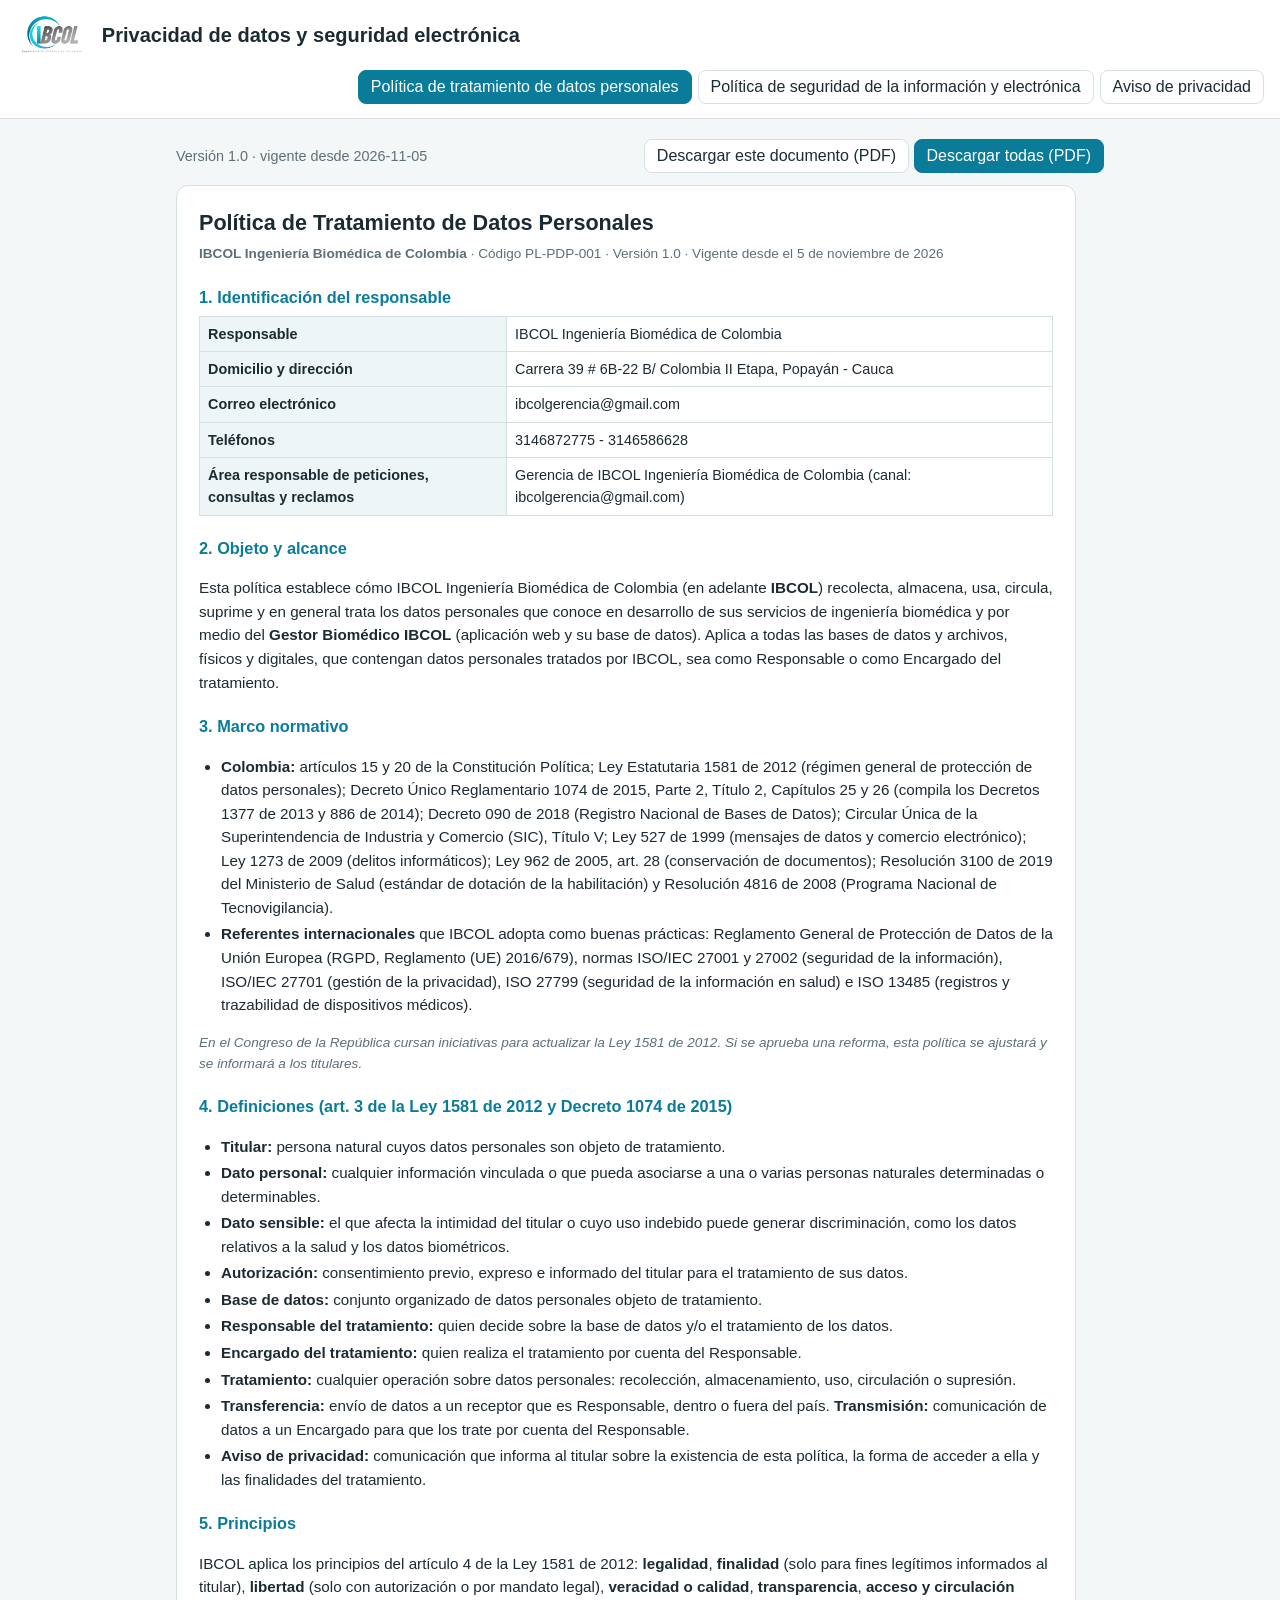
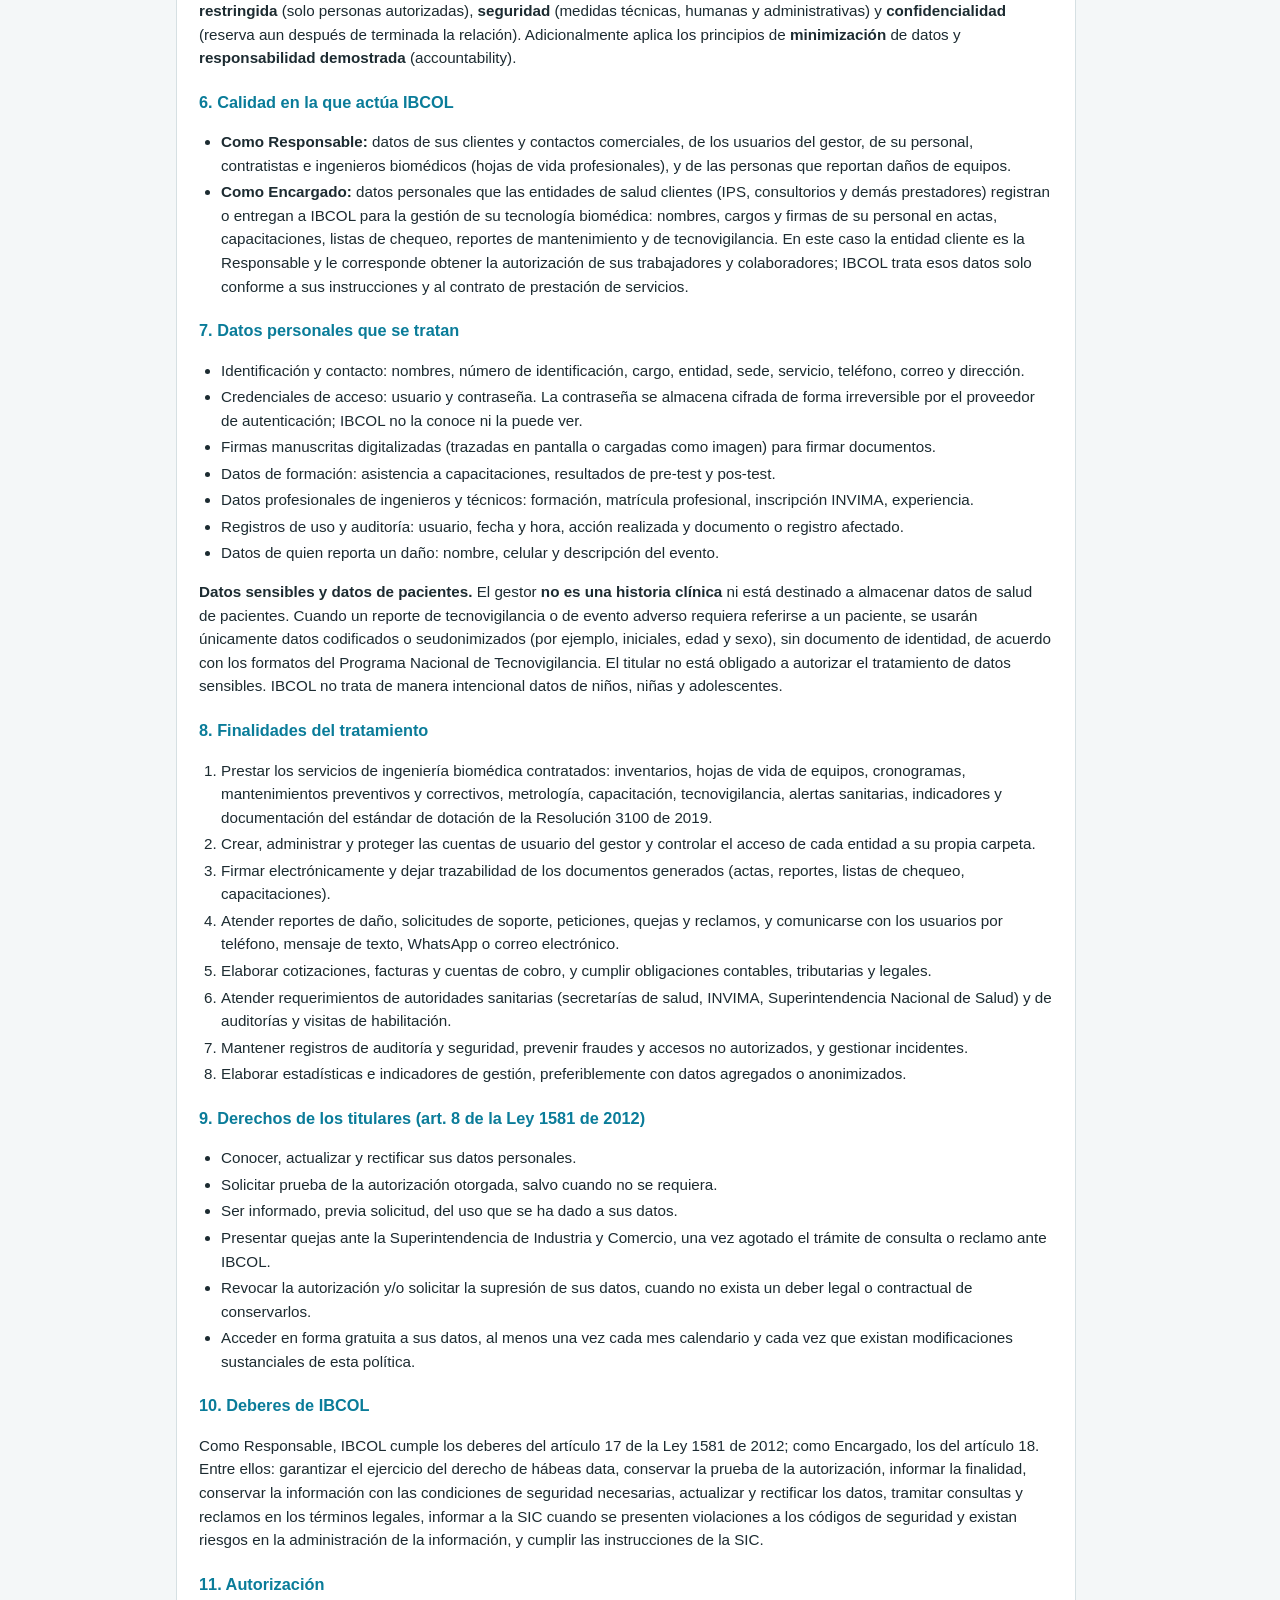
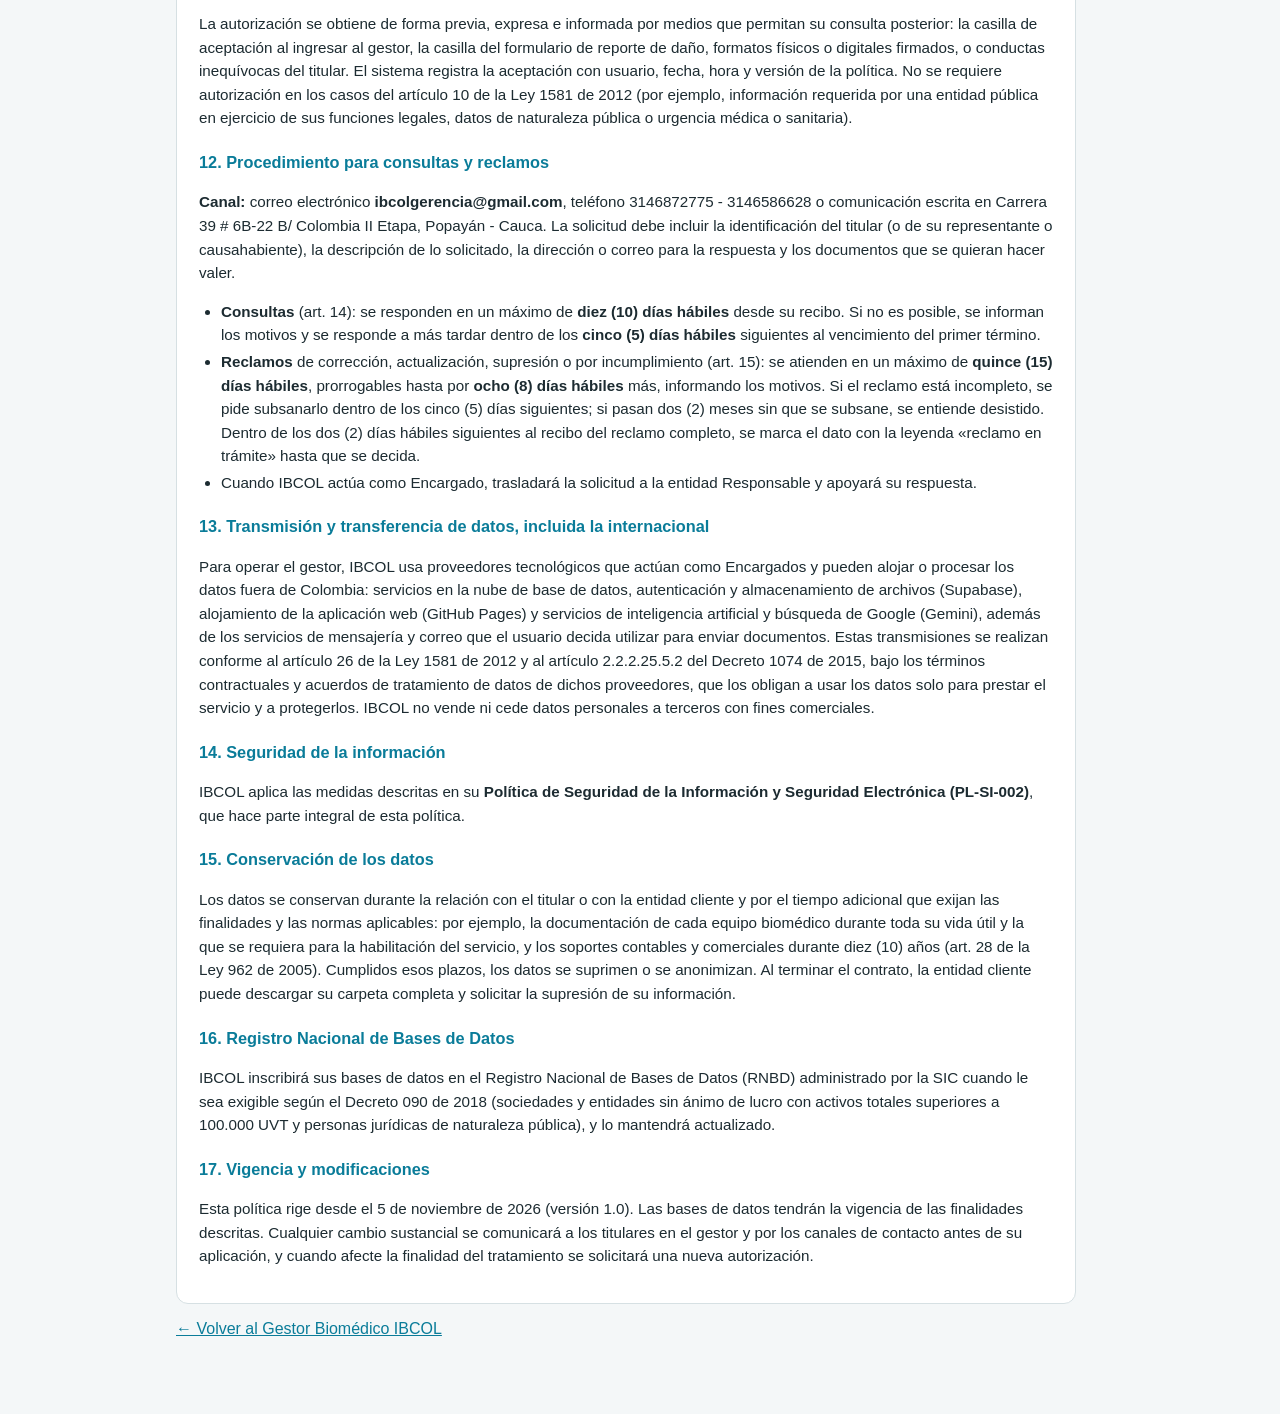
<file: politicas.html>
<!doctype html>
<html lang="es">
<head>
<meta charset="utf-8">
<meta name="viewport" content="width=device-width, initial-scale=1">
<meta http-equiv="Content-Security-Policy" content="default-src 'self'; script-src 'self' 'unsafe-inline' https://cdn.jsdelivr.net https://unpkg.com https://cdnjs.cloudflare.com; style-src 'self' 'unsafe-inline' https://fonts.googleapis.com; font-src 'self' data: https://fonts.gstatic.com; img-src 'self' data: blob: https:; connect-src 'self' data: blob: https://gestor-ibcol-archivos.ibcolgerencia.workers.dev https://*.supabase.co wss://*.supabase.co https://cdn.jsdelivr.net https://unpkg.com https://cdnjs.cloudflare.com; worker-src 'self' blob: https://cdnjs.cloudflare.com; frame-src 'self' blob: data:; media-src 'self' data: blob:; manifest-src 'self'; object-src 'none'; base-uri 'self'; form-action 'self'; upgrade-insecure-requests">
<meta name="referrer" content="strict-origin-when-cross-origin">
<title>Políticas de privacidad y seguridad · IBCOL</title>
<meta name="description" content="Política de tratamiento de datos personales, aviso de privacidad y política de seguridad de la información y seguridad electrónica de IBCOL Ingeniería Biomédica de Colombia.">
<link rel="icon" href="img/icon-192.png">
<link rel="preconnect" href="https://fonts.googleapis.com">
<link rel="stylesheet" href="https://fonts.googleapis.com/css2?family=Barlow:wght@400;500;600&family=Barlow+Condensed:wght@600;700&display=swap">
<style>
  :root{--bg:#f4f7f8;--card:#fff;--ink:#1c2b31;--muted:#5d6f76;--line:#d6e0e3;--pri:#0a7c99;--soft:#eef5f7}
  @media (prefers-color-scheme:dark){:root:not([data-theme="light"]){--bg:#0f1a1e;--card:#16252b;--ink:#e4eef1;--muted:#9fb3ba;--line:#2a3d44;--pri:#43b8d6;--soft:#1c2f36}}
  *{box-sizing:border-box}body{margin:0;background:var(--bg);color:var(--ink);font-family:Barlow,Arial,sans-serif}
  header.top{display:flex;align-items:center;gap:14px;padding:14px 16px;border-bottom:1px solid var(--line);background:var(--card);position:sticky;top:0;z-index:2;flex-wrap:wrap}
  header.top img{height:42px;border-radius:6px;background:#fff}header.top b{font-family:'Barlow Condensed',sans-serif;font-size:1.25rem}
  nav{display:flex;gap:6px;flex-wrap:wrap;margin-left:auto}
  nav button,.btn{font:inherit;border:1px solid var(--line);background:var(--card);color:var(--ink);padding:7px 12px;border-radius:8px;cursor:pointer}
  nav button[aria-selected=true],.btn.pri{background:var(--pri);border-color:var(--pri);color:#fff}
  main{max-width:960px;margin:0 auto;padding:20px 16px 60px}
  .card{background:var(--card);border:1px solid var(--line);border-radius:12px;padding:20px 22px}
  .bar{display:flex;justify-content:space-between;gap:10px;align-items:center;margin-bottom:12px;flex-wrap:wrap}
  a{color:var(--pri)}
</style>
</head>
<body>
<header class="top"><img id="logo" alt="IBCOL"><b>Privacidad de datos y seguridad electrónica</b><nav id="tabs" role="tablist"></nav></header>
<main>
  <div class="bar"><span id="ver" style="color:var(--muted);font-size:.9rem"></span><span><button class="btn" id="pdf1">Descargar este documento (PDF)</button> <button class="btn pri" id="pdfT">Descargar todas (PDF)</button></span></div>
  <article class="card pol" id="doc"></article>
  <p style="margin-top:16px"><a href="./">← Volver al Gestor Biomédico IBCOL</a></p>
</main>
<script src="js/logo.js"></script>
<script src="js/catalogos.js"></script>
<script src="js/politicas.js?v=215"></script>
<script>
  const P = window.POLITICAS; const st = document.createElement('style'); st.textContent = P.CSS; document.head.appendChild(st);
  document.getElementById('logo').src = window.IBCOL_LOGO;
  document.getElementById('ver').textContent = `Versión ${P.VERSION} · vigente desde ${P.FECHA}`;
  let tab = (location.hash || '#tratamiento').slice(1); if (!P.DOCS.some((d) => d.k === tab)) tab = 'tratamiento';
  const pintar = () => {
    document.getElementById('tabs').innerHTML = P.DOCS.map((d) => `<button role="tab" aria-selected="${d.k === tab}" data-k="${d.k}">${d.titulo}</button>`).join('');
    document.querySelectorAll('#tabs button').forEach((b) => (b.onclick = () => { tab = b.dataset.k; history.replaceState(null, '', '#' + tab); pintar(); }));
    document.getElementById('doc').innerHTML = P.DOCS.find((d) => d.k === tab).html(P.datosResp());
  };
  document.getElementById('pdf1').onclick = () => P.imprimir(null, tab);
  document.getElementById('pdfT').onclick = () => P.imprimir(null);
  pintar();
</script>
</body>
</html>
</file>
